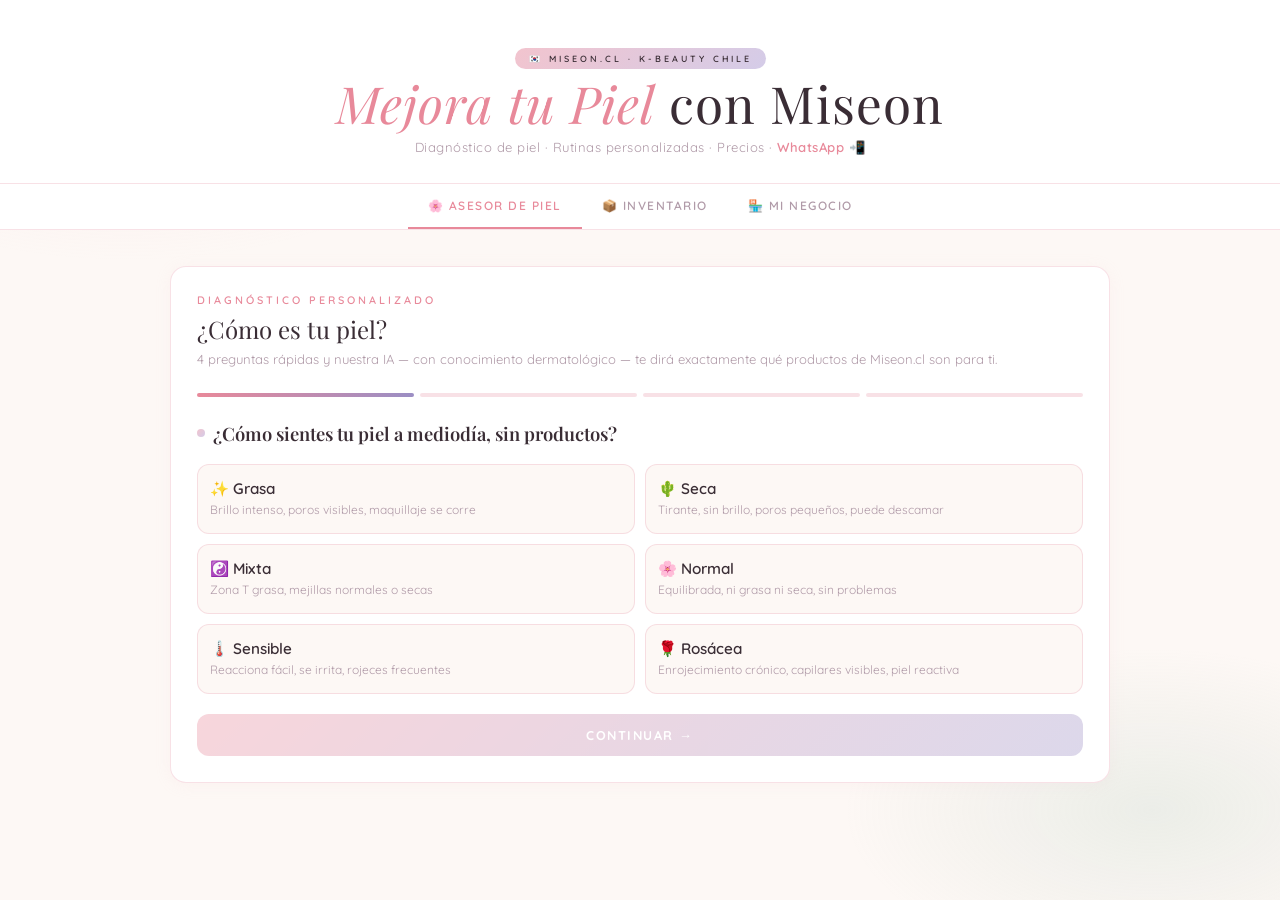
<file: index.html>
<!DOCTYPE html>
<html lang="es">
<head>
<meta charset="UTF-8">
<meta name="viewport" content="width=device-width, initial-scale=1.0">
<title>Miseon.cl — K-Beauty Chile</title>
<link href="https://fonts.googleapis.com/css2?family=Playfair+Display:ital,wght@0,400;0,600;1,400&family=Quicksand:wght@300;400;500;600&display=swap" rel="stylesheet">
<style>
:root {
  --bg: #fdf8f5;
  --bg2: #fef4f4;
  --white: #ffffff;
  --blush: #f2c4ce;
  --blush2: #fad9df;
  --blush-deep: #e8899a;
  --sage: #a8c5b5;
  --sage-deep: #6fa68a;
  --peach: #f7d4b5;
  --peach-deep: #e8a87c;
  --lavender: #d4cce8;
  --lav-deep: #9b8ec4;
  --text: #3a2d35;
  --mid: #7a6470;
  --soft: #b09aa8;
  --border: rgba(242,196,206,0.5);
  --border2: rgba(168,197,181,0.4);
  --gold: #d4a0a8;
}
*{box-sizing:border-box;margin:0;padding:0;}
html{scroll-behavior:smooth;}
body{
  background:var(--bg);
  color:var(--text);
  font-family:'Quicksand',sans-serif;
  font-weight:400;
  min-height:100vh;
}

/* ── DECORATIVE BG ── */
body::before{
  content:'';
  position:fixed;inset:0;
  background:
    radial-gradient(ellipse 50% 40% at 10% 5%, rgba(242,196,206,0.25) 0%, transparent 60%),
    radial-gradient(ellipse 40% 30% at 90% 90%, rgba(168,197,181,0.2) 0%, transparent 60%),
    radial-gradient(ellipse 30% 25% at 80% 10%, rgba(212,204,232,0.2) 0%, transparent 60%);
  pointer-events:none;z-index:0;
}

/* ── HEADER ── */
header{
  text-align:center;
  padding:48px 24px 28px;
  background:var(--white);
  border-bottom:1px solid var(--border);
  position:relative;z-index:1;
}
.logo-top{
  display:flex;align-items:center;justify-content:center;gap:8px;
  margin-bottom:6px;
}
.logo-pill{
  background:linear-gradient(135deg,var(--blush),var(--lavender));
  color:var(--text);
  font-size:9px;letter-spacing:3px;text-transform:uppercase;
  padding:5px 14px;border-radius:20px;font-weight:600;
}
h1{
  font-family:'Playfair Display',serif;
  font-size:clamp(2rem,5vw,3.2rem);
  font-weight:400;color:var(--text);
  letter-spacing:1px;line-height:1.1;
}
h1 span{color:var(--blush-deep);font-style:italic;}
.header-sub{
  font-size:0.82rem;color:var(--soft);
  margin-top:8px;letter-spacing:0.5px;
}
.header-sub a{color:var(--blush-deep);text-decoration:none;font-weight:600;}
/* cherry blossom deco */
.petals{
  position:absolute;top:0;left:0;right:0;bottom:0;
  pointer-events:none;overflow:hidden;
}
.petal{
  position:absolute;font-size:1.1rem;opacity:0.18;
  animation:fall linear infinite;
}
@keyframes fall{from{transform:translateY(-20px) rotate(0deg);}to{transform:translateY(120px) rotate(360deg);opacity:0;}}

/* ── TABS ── */
.tabs{
  display:flex;justify-content:center;
  background:var(--white);border-bottom:1px solid var(--border);
  padding:0 16px;position:sticky;top:0;z-index:50;
  overflow-x:auto;
}
.tab{
  padding:14px 20px;font-size:0.75rem;letter-spacing:1.5px;
  text-transform:uppercase;color:var(--soft);cursor:pointer;
  border-bottom:2px solid transparent;transition:all 0.2s;
  white-space:nowrap;font-weight:600;
}
.tab.active{color:var(--blush-deep);border-bottom-color:var(--blush-deep);}
.tab:hover{color:var(--text);}

/* ── SECTIONS ── */
.section{display:none;padding:36px 20px 80px;max-width:980px;margin:0 auto;position:relative;z-index:1;}
.section.active{display:block;animation:fadeUp 0.45s ease both;}
@keyframes fadeUp{from{opacity:0;transform:translateY(14px);}to{opacity:1;transform:none;}}

/* ── CARDS ── */
.card{
  background:var(--white);
  border:1px solid var(--border);
  border-radius:16px;padding:26px;
  margin-bottom:18px;
  box-shadow:0 2px 16px rgba(242,196,206,0.12);
}
.card-title{
  font-family:'Playfair Display',serif;
  font-size:1.15rem;font-weight:600;color:var(--text);
  margin-bottom:18px;display:flex;align-items:center;gap:8px;
}
.card-title .bubble{
  width:8px;height:8px;border-radius:50%;
  background:linear-gradient(135deg,var(--blush),var(--lavender));
  flex-shrink:0;
}

/* ── EYEBROW / HEADINGS ── */
.eyebrow{
  font-size:0.68rem;letter-spacing:3px;text-transform:uppercase;
  color:var(--blush-deep);margin-bottom:6px;font-weight:600;
}
.section-h{
  font-family:'Playfair Display',serif;
  font-size:1.5rem;font-weight:400;color:var(--text);
  margin-bottom:4px;
}
.section-sub{font-size:0.82rem;color:var(--soft);margin-bottom:22px;line-height:1.65;}

/* ── FORM ── */
label{
  display:block;font-size:0.7rem;letter-spacing:1.5px;text-transform:uppercase;
  color:var(--soft);margin-bottom:5px;margin-top:14px;font-weight:600;
}
label:first-of-type{margin-top:0;}
input[type=number],select{
  width:100%;background:var(--bg);border:1.5px solid var(--border);
  border-radius:10px;color:var(--text);font-size:0.92rem;
  font-family:'Quicksand',sans-serif;padding:10px 14px;transition:border 0.2s;
}
input[type=number]:focus,select:focus{outline:none;border-color:var(--blush-deep);background:var(--white);}
input[type=range]{width:100%;accent-color:var(--blush-deep);margin-top:4px;}

/* ── GRID ── */
.grid2{display:grid;grid-template-columns:1fr 1fr;gap:18px;}
.grid3{display:grid;grid-template-columns:repeat(3,1fr);gap:12px;}
@media(max-width:620px){.grid2,.grid3{grid-template-columns:1fr;}}

/* ── RESULT BOXES ── */
.result-box{
  background:var(--bg);border:1.5px solid var(--border);
  border-radius:12px;padding:16px;text-align:center;
}
.result-box .rl{font-size:0.63rem;letter-spacing:2px;text-transform:uppercase;color:var(--soft);margin-bottom:8px;font-weight:600;}
.result-box .rv{font-family:'Playfair Display',serif;font-size:1.5rem;color:var(--text);}
.result-box.box-blush{background:linear-gradient(135deg,#fff0f2,#fce4e8);border-color:var(--blush);}
.result-box.box-blush .rv{color:var(--blush-deep);}
.result-box.box-sage .rv{color:var(--sage-deep);}
.result-box.box-lav .rv{color:var(--lav-deep);}

/* ── SHIP TOGGLE ── */
.ship-toggle{display:flex;gap:8px;margin-top:6px;}
.ship-btn{
  flex:1;padding:9px 8px;border-radius:10px;
  border:1.5px solid var(--border);background:var(--bg);
  color:var(--soft);cursor:pointer;font-size:0.78rem;
  font-family:'Quicksand',sans-serif;font-weight:600;
  transition:all 0.2s;text-align:center;
}
.ship-btn.active{
  background:linear-gradient(135deg,var(--blush2),var(--lavender));
  color:var(--text);border-color:var(--blush);
}

/* ── BREAKDOWN BAR ── */
.bbar{display:flex;height:7px;border-radius:10px;overflow:hidden;margin-top:16px;gap:2px;}
.bseg{height:100%;border-radius:4px;transition:width 0.4s;}
.blegend{display:flex;gap:14px;flex-wrap:wrap;margin-top:8px;font-size:0.7rem;color:var(--soft);}
.ldot{width:8px;height:8px;border-radius:50%;display:inline-block;margin-right:5px;vertical-align:middle;}

/* ── RECOM ── */
.recom{
  margin-top:16px;padding:14px 16px;
  background:linear-gradient(135deg,#fff8f9,#f8f4ff);
  border-left:3px solid var(--blush-deep);
  border-radius:0 10px 10px 0;
  font-size:0.85rem;line-height:1.7;color:var(--mid);
}

/* ── QUIZ ── */
.qprogress{display:flex;gap:6px;margin-bottom:24px;}
.qpdot{height:4px;border-radius:10px;flex:1;background:var(--border);transition:background 0.3s;}
.qpdot.done{background:linear-gradient(90deg,var(--blush-deep),var(--lav-deep));}

.skin-options{display:grid;grid-template-columns:repeat(2,1fr);gap:10px;margin-top:12px;}
@media(max-width:400px){.skin-options{grid-template-columns:1fr;}}
.skin-opt{
  border:1.5px solid var(--border);border-radius:12px;
  padding:14px 12px;cursor:pointer;transition:all 0.2s;background:var(--bg);
}
.skin-opt:hover{border-color:var(--blush-deep);background:var(--bg2);}
.skin-opt.selected{
  border-color:var(--blush-deep);
  background:linear-gradient(135deg,#fff0f3,#f8f4ff);
  box-shadow:0 2px 10px rgba(232,137,154,0.15);
}
.opt-title{font-size:0.95rem;font-weight:600;color:var(--text);margin-bottom:3px;}
.opt-desc{font-size:0.75rem;color:var(--soft);line-height:1.5;}

.btn-primary{
  display:block;width:100%;margin-top:20px;
  padding:13px 24px;
  background:linear-gradient(135deg,var(--blush-deep),var(--lav-deep));
  color:white;font-family:'Quicksand',sans-serif;
  font-size:0.8rem;letter-spacing:1.5px;text-transform:uppercase;
  border:none;border-radius:12px;cursor:pointer;font-weight:700;
  transition:opacity 0.2s;box-shadow:0 4px 16px rgba(232,137,154,0.3);
}
.btn-primary:hover{opacity:0.9;}
.btn-primary:disabled{opacity:0.35;cursor:not-allowed;box-shadow:none;}
.btn-ghost{
  display:block;width:100%;margin-top:10px;
  padding:11px 24px;background:transparent;
  color:var(--soft);font-family:'Quicksand',sans-serif;
  font-size:0.78rem;letter-spacing:1.5px;text-transform:uppercase;
  border:1.5px solid var(--border);border-radius:12px;cursor:pointer;font-weight:600;
  transition:all 0.2s;
}
.btn-ghost:hover{border-color:var(--blush);color:var(--text);}

/* ── AI LOADING ── */
.ai-loading{
  text-align:center;padding:50px 20px;
  font-family:'Playfair Display',serif;font-style:italic;
  font-size:1.1rem;color:var(--soft);
}
.spinner{
  width:40px;height:40px;border-radius:50%;
  border:3px solid var(--border);border-top-color:var(--blush-deep);
  animation:spin 0.9s linear infinite;margin:0 auto 16px;
}
@keyframes spin{to{transform:rotate(360deg);}}

/* ── SKIN PROFILE ── */
.skin-profile{
  display:flex;align-items:center;gap:16px;
  padding:20px 22px;
  background:linear-gradient(135deg,#fff0f3,#f4f0ff,#f0faf5);
  border:1.5px solid var(--blush);border-radius:16px;margin-bottom:18px;
}
.skin-emoji-wrap{
  width:58px;height:58px;border-radius:50%;flex-shrink:0;
  background:linear-gradient(135deg,var(--blush2),var(--lavender));
  display:flex;align-items:center;justify-content:center;font-size:1.6rem;
}
.skin-profile h2{font-family:'Playfair Display',serif;font-size:1.3rem;font-weight:600;color:var(--text);}
.skin-profile p{font-size:0.8rem;color:var(--mid);margin-top:3px;line-height:1.55;}

/* ── PRODUCT CARDS ── */
.prod-grid{
  display:grid;
  grid-template-columns:repeat(auto-fill,minmax(240px,1fr));
  gap:13px;margin-top:6px;
}
.prod-card{
  background:var(--white);border:1.5px solid var(--border);
  border-radius:14px;padding:16px;transition:all 0.2s;
}
.prod-card:hover{border-color:var(--blush-deep);transform:translateY(-2px);box-shadow:0 6px 20px rgba(242,196,206,0.2);}
.prod-badge{
  display:inline-block;font-size:0.62rem;letter-spacing:1.5px;text-transform:uppercase;
  padding:3px 10px;border-radius:20px;margin-bottom:9px;font-weight:600;
}
.b-clean{background:#fce8ed;color:#c46070;}
.b-toner{background:#e8f0fc;color:#4a70c4;}
.b-serum{background:#fce8f8;color:#b450a8;}
.b-cream{background:#fef0e0;color:#c47830;}
.b-sun{background:#fefce0;color:#9a9010;}
.b-eye{background:#f0e8fc;color:#7850c4;}
.b-mask{background:#e8fce8;color:#30a430;}

.prod-name{font-size:0.88rem;font-weight:600;color:var(--text);margin-bottom:5px;line-height:1.35;}
.prod-why{
  font-size:0.75rem;color:var(--sage-deep);
  background:#f0faf5;border-radius:8px;padding:8px 10px;
  line-height:1.55;margin-bottom:10px;border-left:2px solid var(--sage);
}
.prod-footer{
  display:flex;align-items:center;justify-content:space-between;
  border-top:1px solid var(--border);padding-top:9px;
}
.prod-price{font-family:'Playfair Display',serif;font-size:1.15rem;color:var(--blush-deep);}
.priority-label{font-size:0.62rem;letter-spacing:1px;text-transform:uppercase;font-weight:600;}
.p-esencial{color:var(--blush-deep);}
.p-recomendado{color:var(--lav-deep);}
.p-complementario{color:var(--sage-deep);}

/* ── ROUTINE ── */
.routine-step{display:flex;gap:12px;padding:12px 0;border-bottom:1px solid var(--border);}
.routine-step:last-child{border-bottom:none;}
.step-circle{
  width:28px;height:28px;border-radius:50%;flex-shrink:0;
  background:linear-gradient(135deg,var(--blush2),var(--lavender));
  display:flex;align-items:center;justify-content:center;
  font-size:0.72rem;font-weight:700;color:var(--text);margin-top:1px;
}
.step-type{font-size:0.63rem;letter-spacing:2px;text-transform:uppercase;color:var(--blush-deep);margin-bottom:2px;font-weight:600;}
.step-prod{font-size:0.88rem;font-weight:600;color:var(--text);}
.step-tip{font-size:0.75rem;color:var(--soft);margin-top:3px;line-height:1.5;}

/* ── DERM NOTE ── */
.derm-box{font-size:0.85rem;color:var(--mid);line-height:1.8;}
.warn-box{
  margin-top:12px;padding:10px 14px;
  background:#fff5f6;border-left:3px solid var(--blush-deep);
  border-radius:0 8px 8px 0;font-size:0.82rem;color:var(--blush-deep);
}

/* ── BUSINESS SECTION ── */
.biz-grid{display:grid;grid-template-columns:1fr 1fr;gap:16px;}
@media(max-width:600px){.biz-grid{grid-template-columns:1fr;}}
.biz-card{
  background:linear-gradient(135deg,#fff0f3,#f8f4ff);
  border:1.5px solid var(--blush);border-radius:14px;padding:20px;
}
.biz-card h3{
  font-family:'Playfair Display',serif;font-size:1rem;
  color:var(--text);margin-bottom:10px;
}
.copy-box{
  background:var(--white);border:1px solid var(--border);
  border-radius:10px;padding:12px;font-size:0.78rem;
  color:var(--mid);line-height:1.7;white-space:pre-wrap;
  font-family:'Quicksand',sans-serif;margin-bottom:10px;
  max-height:160px;overflow-y:auto;
}
.btn-copy{
  display:block;width:100%;padding:9px;
  background:linear-gradient(135deg,var(--blush-deep),var(--lav-deep));
  color:white;border:none;border-radius:10px;cursor:pointer;
  font-family:'Quicksand',sans-serif;font-size:0.75rem;
  letter-spacing:1px;text-transform:uppercase;font-weight:700;
  transition:opacity 0.2s;
}
.btn-copy:hover{opacity:0.88;}
.btn-copy.copied{background:linear-gradient(135deg,var(--sage-deep),var(--sage));}

.info-pill{
  display:inline-flex;align-items:center;gap:6px;
  background:var(--white);border:1px solid var(--border);
  border-radius:20px;padding:6px 14px;font-size:0.78rem;
  color:var(--mid);margin:4px;font-weight:500;
}
.info-pill .dot-pill{
  width:7px;height:7px;border-radius:50%;
  background:linear-gradient(135deg,var(--blush-deep),var(--lav-deep));
}

/* ── INVENTORY TAB ── */
.inv-section{margin-bottom:8px;}
.inv-header{
  display:flex;align-items:center;gap:10px;
  font-size:0.85rem;font-weight:700;color:var(--text);
  padding:12px 0 8px;border-bottom:1px solid var(--border);
  margin-bottom:10px;text-transform:uppercase;letter-spacing:1px;
}

/* ── TABLE ── */
.table-wrap{overflow-x:auto;margin-top:8px;}
table{width:100%;border-collapse:collapse;font-size:0.8rem;}
th{color:var(--soft);font-size:0.63rem;letter-spacing:2px;text-transform:uppercase;
  padding:8px 10px;text-align:left;border-bottom:1px solid var(--border);font-weight:600;}
td{padding:10px;border-bottom:1px solid rgba(242,196,206,0.15);}
tr:hover td{background:var(--bg2);}
.btn-add-row{
  margin-top:10px;background:none;
  border:1.5px dashed var(--blush);color:var(--blush-deep);
  border-radius:10px;padding:9px 18px;cursor:pointer;
  font-family:'Quicksand',sans-serif;font-size:0.75rem;
  transition:all 0.2s;width:100%;letter-spacing:1px;font-weight:600;
}
.btn-add-row:hover{background:var(--bg2);}
.btn-del-row{background:none;border:none;color:var(--border);cursor:pointer;font-size:0.9rem;transition:color 0.2s;}
.btn-del-row:hover{color:var(--blush-deep);}

/* ── RATE BAR ── */
.rate-bar{
  display:flex;align-items:center;justify-content:center;gap:10px;
  background:var(--white);border:1.5px solid var(--border);
  border-radius:12px;padding:12px 20px;margin-bottom:22px;
  font-size:0.8rem;flex-wrap:wrap;
}
.rate-bar span{color:var(--soft);}
.rate-input{
  background:var(--bg);border:1.5px solid var(--blush);
  border-radius:8px;color:var(--blush-deep);font-size:0.95rem;
  font-weight:600;padding:4px 10px;width:86px;text-align:center;
  font-family:'Quicksand',sans-serif;
}
.rate-input:focus{outline:none;border-color:var(--blush-deep);}

.note{font-size:0.73rem;color:var(--soft);margin-top:10px;line-height:1.6;}
</style>
</head>
<body>

<!-- Petals deco -->
<div class="petals" aria-hidden="true">
  <div class="petal" style="left:5%;animation-duration:8s;animation-delay:0s">🌸</div>
  <div class="petal" style="left:20%;animation-duration:11s;animation-delay:2s">🌺</div>
  <div class="petal" style="left:45%;animation-duration:9s;animation-delay:4s">🌸</div>
  <div class="petal" style="left:70%;animation-duration:13s;animation-delay:1s">✿</div>
  <div class="petal" style="left:88%;animation-duration:10s;animation-delay:3s">🌸</div>
</div>

<header>
  <div class="logo-top">
    <div class="logo-pill">🇰🇷 Miseon.cl · K-Beauty Chile</div>
  </div>
  <h1><span>Mejora tu Piel</span> con Miseon</h1>
  <p class="header-sub">Diagnóstico de piel · Rutinas personalizadas · Precios · <a href="https://wa.me/56958916286" target="_blank">WhatsApp 📲</a></p>
</header>

<div class="tabs">
  <div class="tab active" onclick="showTab('advisor',this)">🌸 Asesor de Piel</div>
  <div class="tab" onclick="showTab('inventory',this)">📦 Inventario</div>
  <div class="tab" onclick="showTab('negocio',this)">🏪 Mi Negocio</div>
</div>

<!-- ═══ TAB: ADVISOR ═══ -->
<div class="section active" id="tab-advisor">

  <div id="quiz-wrap">
    <div class="card">
      <p class="eyebrow">Diagnóstico personalizado</p>
      <h2 class="section-h">¿Cómo es tu piel?</h2>
      <p class="section-sub">4 preguntas rápidas y nuestra IA — con conocimiento dermatológico — te dirá exactamente qué productos de Miseon.cl son para ti.</p>

      <div class="qprogress">
        <div class="qpdot done" id="qp0"></div>
        <div class="qpdot" id="qp1"></div>
        <div class="qpdot" id="qp2"></div>
        <div class="qpdot" id="qp3"></div>
      </div>

      <!-- Q1 -->
      <div class="quiz-step active" id="qs0">
        <div class="card-title"><span class="bubble"></span>¿Cómo sientes tu piel a mediodía, sin productos?</div>
        <div class="skin-options">
          <div class="skin-opt" onclick="pick(0,this,'Grasa — brillo en toda la cara, poros visibles')"><div class="opt-title">✨ Grasa</div><div class="opt-desc">Brillo intenso, poros visibles, maquillaje se corre</div></div>
          <div class="skin-opt" onclick="pick(0,this,'Seca — tirante, sin brillo, a veces descama')"><div class="opt-title">🌵 Seca</div><div class="opt-desc">Tirante, sin brillo, poros pequeños, puede descamar</div></div>
          <div class="skin-opt" onclick="pick(0,this,'Mixta — zona T grasa, mejillas normales o secas')"><div class="opt-title">☯️ Mixta</div><div class="opt-desc">Zona T grasa, mejillas normales o secas</div></div>
          <div class="skin-opt" onclick="pick(0,this,'Normal — equilibrada, sin problemas evidentes')"><div class="opt-title">🌸 Normal</div><div class="opt-desc">Equilibrada, ni grasa ni seca, sin problemas</div></div>
          <div class="skin-opt" onclick="pick(0,this,'Sensible — reacciona fácil, rojeces, arde con productos')"><div class="opt-title">🌡️ Sensible</div><div class="opt-desc">Reacciona fácil, se irrita, rojeces frecuentes</div></div>
          <div class="skin-opt" onclick="pick(0,this,'Rosácea — enrojecimiento persistente, venas visibles, ardor')"><div class="opt-title">🌹 Rosácea</div><div class="opt-desc">Enrojecimiento crónico, capilares visibles, piel reactiva</div></div>
        </div>
        <button class="btn-primary" id="qb0" onclick="goNext(1)" disabled>Continuar →</button>
      </div>

      <!-- Q2 -->
      <div class="quiz-step" id="qs1" style="display:none">
        <div class="card-title"><span class="bubble"></span>¿Tu principal preocupación?</div>
        <div class="skin-options" style="grid-template-columns:repeat(2,1fr)">
          <div class="skin-opt" onclick="pick(1,this,'Acné activo o granitos frecuentes')"><div class="opt-title">🔴 Acné</div><div class="opt-desc">Granitos, comedones, brotes frecuentes</div></div>
          <div class="skin-opt" onclick="pick(1,this,'Manchas e hiperpigmentación, marcas de acné')"><div class="opt-title">🟤 Manchas</div><div class="opt-desc">Tono desigual, marcas, hiperpigmentación</div></div>
          <div class="skin-opt" onclick="pick(1,this,'Poros dilatados y textura irregular')"><div class="opt-title">🕳️ Poros</div><div class="opt-desc">Textura rugosa, poros grandes, puntos negros</div></div>
          <div class="skin-opt" onclick="pick(1,this,'Piel sensible, rojeces o irritación frecuente')"><div class="opt-title">🌡️ Sensible</div><div class="opt-desc">Irritación fácil, rosácea, enrojece</div></div>
          <div class="skin-opt" onclick="pick(1,this,'Falta de hidratación, barrera cutánea débil')"><div class="opt-title">💧 Hidratación</div><div class="opt-desc">Piel apagada, líneas finas, barrera débil</div></div>
          <div class="skin-opt" onclick="pick(1,this,'Envejecimiento, arrugas o pérdida de firmeza')"><div class="opt-title">⏳ Antienvejecimiento</div><div class="opt-desc">Líneas, arrugas, firmeza</div></div>
        </div>
        <button class="btn-primary" id="qb1" onclick="goNext(2)" disabled>Continuar →</button>
        <button class="btn-ghost" onclick="goPrev(0)">← Volver</button>
      </div>

      <!-- Q3 -->
      <div class="quiz-step" id="qs2" style="display:none">
        <div class="card-title"><span class="bubble"></span>¿Cuál es tu nivel con el skincare?</div>
        <div class="skin-options">
          <div class="skin-opt" onclick="pick(2,this,'Principiante — solo limpiador y crema básica')"><div class="opt-title">🌱 Principiante</div><div class="opt-desc">Poco o ningún skincare actualmente</div></div>
          <div class="skin-opt" onclick="pick(2,this,'Intermedio — tónico, sérum y crema regularmente')"><div class="opt-title">🌿 Intermedio</div><div class="opt-desc">Rutina básica, algo de K-beauty</div></div>
          <div class="skin-opt" onclick="pick(2,this,'Avanzado — rutina K-beauty completa AM y PM')"><div class="opt-title">🌳 Avanzado</div><div class="opt-desc">Conozco bien el K-beauty, múltiples pasos</div></div>
        </div>
        <button class="btn-primary" id="qb2" onclick="goNext(3)" disabled>Continuar →</button>
        <button class="btn-ghost" onclick="goPrev(1)">← Volver</button>
      </div>

      <!-- Q4 -->
      <div class="quiz-step" id="qs3" style="display:none">
        <div class="card-title"><span class="bubble"></span>¿Cuánto tiempo tienes para tu rutina?</div>
        <div class="skin-options">
          <div class="skin-opt" onclick="pick(3,this,'Menos de 5 minutos — mínima y eficiente')"><div class="opt-title">⚡ Rápida (&lt;5 min)</div><div class="opt-desc">Máximo resultado, mínimos pasos</div></div>
          <div class="skin-opt" onclick="pick(3,this,'Entre 5 y 15 minutos — rutina moderada')"><div class="opt-title">🕐 Moderada (5–15 min)</div><div class="opt-desc">Tiempo para una rutina completa básica</div></div>
          <div class="skin-opt" onclick="pick(3,this,'Más de 15 minutos — me encanta el ritual')"><div class="opt-title">🛁 Completa (+15 min)</div><div class="opt-desc">Disfruto el proceso de skincare</div></div>
        </div>
        <button class="btn-primary" id="qb3" onclick="runAI()" disabled>✨ Analizar mi piel</button>
        <button class="btn-ghost" onclick="goPrev(2)">← Volver</button>
      </div>
    </div>
  </div>

  <!-- AI RESULT -->
  <div id="ai-result" style="display:none">
    <div id="ai-loading" class="card ai-loading">
      <div class="spinner"></div>
      Analizando tu perfil de piel…
    </div>
    <div id="ai-content" style="display:none">
      <div class="skin-profile" id="skin-profile"></div>
      <div class="card">
        <p class="eyebrow">Selección personalizada</p>
        <h2 class="section-h" style="font-size:1.2rem;margin-bottom:4px">Tus productos ideales</h2>
        <p class="section-sub" style="margin-bottom:14px">De nuestro catálogo Miseon.cl, ordenados por prioridad.</p>
        <div class="prod-grid" id="prod-grid"></div>
      </div>
      <div class="card">
        <p class="eyebrow">Ritual diario</p>
        <h2 class="section-h" style="font-size:1.2rem;margin-bottom:14px">Tu rutina paso a paso</h2>
        <div id="routine-steps"></div>
      </div>
      <div class="card">
        <div class="card-title"><span class="bubble"></span>Nota dermatológica</div>
        <div class="derm-box" id="derm-notes"></div>
      </div>
      <div style="background:linear-gradient(135deg,#fff0f3,#f4f0ff);border:1.5px solid var(--blush);border-radius:16px;padding:22px 24px;margin-bottom:16px;text-align:center">
        <div style="font-size:1.1rem;margin-bottom:6px">🌸 ¿Tienes más consultas o quieres armar un pack?</div>
        <p style="font-size:0.83rem;color:var(--mid);line-height:1.7;margin-bottom:14px">Habla directo con la dueña — te ayuda a elegir lo mejor para tu piel y si llevas varios productos <strong style="color:var(--blush-deep)">podrías obtener envío gratis a domicilio</strong>. Despachamos con <strong>Blue Express</strong> a todo Chile 🚚</p>
        <a href="https://wa.me/56958916286" target="_blank" style="display:inline-block;background:linear-gradient(135deg,#25d366,#1da851);color:white;text-decoration:none;padding:12px 28px;border-radius:12px;font-size:0.82rem;font-weight:700;letter-spacing:1px;text-transform:uppercase;box-shadow:0 4px 14px rgba(37,211,102,0.3)">💬 Escribir al WhatsApp</a>
        <p style="font-size:0.72rem;color:var(--soft);margin-top:10px">+56 9 5891 6286 · @miseon.cl</p>
      </div>
      <button class="btn-ghost" onclick="resetQuiz()">← Nuevo diagnóstico</button>
    </div>
  </div>
</div>

<!-- ═══ TAB: INVENTORY ═══ -->
<div class="section" id="tab-inventory">
  <p class="eyebrow">Catálogo Miseon.cl</p>
  <h2 class="section-h">Inventario Completo</h2>
  <p class="section-sub">Todos tus productos organizados por categoría.</p>
  <div id="inv-container"></div>
</div>

<!-- ═══ TAB: NEGOCIO ═══ -->
<div class="section" id="tab-negocio">
  <p class="eyebrow">Miseon.cl</p>
  <h2 class="section-h">Mi Negocio</h2>
  <p class="section-sub">Textos listos para copiar y pegar en tus publicaciones y estados.</p>

  <div class="card" style="margin-bottom:20px">
    <div class="card-title"><span class="bubble"></span>Información de contacto</div>
    <div style="display:flex;flex-wrap:wrap;gap:4px">
      <span class="info-pill"><span class="dot-pill"></span>@miseon.cl</span>
      <span class="info-pill"><span class="dot-pill"></span>+56 9 5891 6286</span>
      <span class="info-pill"><span class="dot-pill"></span>Intermodal L2/L4A</span>
      <span class="info-pill"><span class="dot-pill"></span>Tren Nos</span>
      <span class="info-pill"><span class="dot-pill"></span>Envío gratis +$80.000</span>
    </div>
  </div>

  <div class="biz-grid">
    <div class="biz-card">
      <h3>📌 Bio / descripción corta</h3>
      <div class="copy-box" id="txt1">🇰🇷 MISEON.CL | K-Beauty ✨ Lo mejor de Corea en Chile: Skin1004, Anua, Tocobo. 🚆 Entrega: Intermodal L2/L4A y Tren Nos. 🚚 Envío GRATIS sobre $80.000. 👇 Pedidos al WhatsApp: 📲 +56958916286</div>
      <button class="btn-copy" onclick="copyText('txt1',this)">📋 Copiar texto</button>
    </div>

    <div class="biz-card">
      <h3>📢 Mensaje para grupos</h3>
      <div class="copy-box" id="txt2">¡Hola! Si buscas cuidar tu piel con productos coreanos 100% originales, te recomiendo Miseon.cl 🇰🇷✨. Tienen las marcas más virales: Skin1004, Anua, Tocobo y más.

📍 Entregas presenciales: Intermodal La Cisterna y estaciones del Tren Nos (San Bernardo a Estación Central).
🎁 Promoción: ¡Envío a domicilio GRATIS por compras sobre $80.000!
📱 Pide el catálogo o tu asesoría al WhatsApp: +56 9 5891 6286
📸 Síguelos en IG: @miseon.cl</div>
      <button class="btn-copy" onclick="copyText('txt2',this)">📋 Copiar texto</button>
    </div>

    <div class="biz-card">
      <h3>💬 Estado de WhatsApp</h3>
      <div class="copy-box" id="txt3">¡Stock disponible en Miseon.cl! 🧴✨ ¿No sabes qué elegir para tu tipo de piel? Escríbeme y armamos tu rutina.

✅ Entregas: Intermodal y Tren Nos.
✅ Envíos a todo Chile.
🚚 Gratis a domicilio sobre $80.000.
✨ Consultas al: +56958916286</div>
      <button class="btn-copy" onclick="copyText('txt3',this)">📋 Copiar texto</button>
    </div>

    <div class="biz-card">
      <h3>👋 Respuesta automática Instagram</h3>
      <div class="copy-box" id="txt4">¡Hola! 🌸 Bienvenid@ a Miseon.cl, tu tienda de K-Beauty en Chile 🇰🇷

Tengo todo lo que necesitas para armar tu rutina coreana: Skin1004, Anua, Tocobo, Mixsoon y más ✨

Para ayudarte mejor, dime:
1️⃣ ¿Cuál es tu tipo de piel? (grasa, seca, mixta, sensible)
2️⃣ ¿Qué quieres mejorar? (acné, manchas, hidratación, etc.)

Así te armo la rutina perfecta 💕
📦 Entregas en Intermodal y Tren Nos · Envío gratis +$80.000</div>
      <button class="btn-copy" onclick="copyText('txt4',this)">📋 Copiar texto</button>
    </div>
  </div>

  <div class="card" style="margin-top:20px">
    <div class="card-title"><span class="bubble"></span>💡 Consejo — Enlace directo de WhatsApp</div>
    <p style="font-size:0.85rem;color:var(--mid);line-height:1.7">
      Pon este enlace en tu bio de Instagram para que al hacer clic se abra directamente el chat contigo sin que tengan que guardar el número:
    </p>
    <div style="margin-top:12px;background:var(--bg);border:1.5px solid var(--blush);border-radius:10px;padding:12px;font-size:0.9rem;color:var(--blush-deep);font-weight:600;text-align:center;letter-spacing:1px">
      https://wa.me/56958916286
    </div>
    <button class="btn-copy" style="margin-top:10px" onclick="navigator.clipboard.writeText('https://wa.me/56958916286');this.textContent='✅ Copiado!';setTimeout(()=>this.textContent='📋 Copiar enlace',2000)">📋 Copiar enlace</button>
  </div>
</div>

<script>
// ════════════════════════════════
// PRODUCTS CATALOG
// ════════════════════════════════
const PRODUCTS = [
  // LIMPIEZA
  {id:'c1',n:'Mixsoon Bean Cleansing Oil',cat:'clean',bl:'b-clean',bt:'Limpieza',p:20000,d:'Aceite de lujo con extractos fermentados de soja. Disuelve puntos negros, maquillaje y sebo mientras nutre.',sk:['grasa','mixta','normal'],co:['poros','manchas','hidratacion']},
  {id:'c2',n:'Anua Heartleaf Pore Control Cleansing Oil',cat:'clean',bl:'b-clean',bt:'Limpieza',p:24000,d:'Aceite limpiador con Heartleaf que controla el sebo y limpia poros profundamente sin irritar.',sk:['grasa','mixta'],co:['poros','acne']},
  {id:'c3',rosacea:true,n:'Tocobo Cleanser (Jabón)',cat:'clean',bl:'b-clean',bt:'Limpieza',p:26000,d:'Limpiador con ingredientes calmantes. Equilibra el pH y deja la piel suave y calmada.',sk:['normal','mixta','sensible'],co:['sensible','hidratacion']},
  {id:'c4',rosacea:true,n:'B:LAB Matcha Hydrating Foam',cat:'clean',bl:'b-clean',bt:'Limpieza',p:19000,d:'Limpiador hidratante con extracto de Té Verde. Limpia sin resecar ni dejar la piel tirante.',sk:['seca','normal','mixta'],co:['hidratacion','sensible']},
  {id:'c5',rosacea:true,n:'HaruHaru Wonder Black Rice Cleanser',cat:'clean',bl:'b-clean',bt:'Limpieza',p:19000,d:'Gel suave sin jabón con arroz negro fermentado. Ideal para piel sensible y mañanas.',sk:['seca','sensible','normal'],co:['hidratacion','sensible']},
  {id:'c6',n:'Skin1004 Poremizing Deep Cleansing Foam',cat:'clean',bl:'b-clean',bt:'Limpieza',p:19000,d:'Espuma de limpieza profunda para poros. Con Sal Rosa del Himalaya para purificar.',sk:['grasa','mixta'],co:['poros','acne']},
  {id:'c7',rosacea:true,n:'Skin1004 Madagascar Centella Ampoule Foam',cat:'clean',bl:'b-clean',bt:'Limpieza',p:19000,d:'Jabón calmante con Centella Asiática y pH equilibrado. Limpia y calma simultáneamente.',sk:['sensible','normal','mixta'],co:['acne','sensible']},
  {id:'c8',n:'Skin1004 Tea-Trica BHA Foam',cat:'clean',bl:'b-clean',bt:'Limpieza',p:20000,d:'Limpiador con BHA para control del acné. Desbloquea poros y calma la inflamación.',sk:['grasa','mixta'],co:['acne','poros']},
  // SOLAR
  {id:'s1',rosacea:true,n:'Mixsoon Centella Sun Cream',cat:'sun',bl:'b-sun',bt:'Solar',p:24000,d:'Protector con Centella calmante. Hidrata y protege sin dejar rastro blanco.',sk:['sensible','seca','normal'],co:['sensible','hidratacion']},
  {id:'s2',n:'Skin1004 Hyalu-Cica Water-Fit Sun Serum',cat:'sun',bl:'b-sun',bt:'Solar',p:21000,d:'Textura serum invisible e hidratante. No deja rastro blanco ni grasa.',sk:['grasa','mixta','normal'],co:['acne','sensible']},
  {id:'s3',rosacea:true,n:'Tocobo Cica Cooling Sun Stick (Verde)',cat:'sun',bl:'b-sun',bt:'Solar',p:21000,d:'Barra de protección con efecto refrescante y calmante. Ideal para piel reactiva.',sk:['sensible','mixta'],co:['sensible','acne']},
  {id:'s4',n:'Tocobo Cotton Soft Sun Stick (Celeste)',cat:'sun',bl:'b-sun',bt:'Solar',p:21000,d:'Acabado mate tipo algodón. Controla el brillo, ideal para pieles mixtas.',sk:['grasa','mixta'],co:['poros']},
  {id:'s5',n:'Skin1004 Probio-Cica Glow Sun Ampoule',cat:'sun',bl:'b-sun',bt:'Solar',p:22000,d:'Protección solar con efecto iluminador. Acabado "glass skin" y Centella reparadora.',sk:['seca','normal'],co:['manchas','envejecimiento','hidratacion']},
  {id:'s6',n:'Skin1004 Hyalu-Cica Silky-Fit Sun Stick',cat:'sun',bl:'b-sun',bt:'Solar',p:21000,d:'Barra de acabado sedoso y liviano. Perfecta para reaplicar durante el día.',sk:['normal','mixta','grasa'],co:['acne','poros']},
  // SERUMS
  {id:'se1',n:'Mixsoon Bean Essence (50ml)',cat:'serum',bl:'b-serum',bt:'Esencia',p:40000,d:'Esencia viral multifunción con soja fermentada. Exfolia, hidrata y controla poros.',sk:['grasa','mixta','normal'],co:['poros','manchas','hidratacion']},
  {id:'se2',n:'Celimax Retinal Serum',cat:'serum',bl:'b-serum',bt:'Sérum',p:24000,d:'Retinal de nueva generación más suave que el retinol. Renueva textura y tono.',sk:['normal','seca','mixta'],co:['envejecimiento','manchas']},
  {id:'se3',rosacea:true,n:'Purito Serum (Grande)',cat:'serum',bl:'b-serum',bt:'Sérum',p:28000,d:'Sérum calmante con Centella. Calma irritaciones y refuerza la barrera cutánea.',sk:['sensible','seca','normal'],co:['sensible','hidratacion']},
  {id:'se4',rosacea:true,n:'Purito Serum (Pequeño)',cat:'serum',bl:'b-serum',bt:'Sérum',p:10000,d:'Versión mini del sérum Purito. Ideal para probar o llevar de viaje.',sk:['sensible','seca','normal'],co:['sensible','hidratacion']},
  {id:'se5',n:'Skin1004 Brightening Capsule Ampoule',cat:'serum',bl:'b-serum',bt:'Sérum',p:25000,d:'Cápsulas iluminadoras para un rostro radiante y tono uniforme.',sk:['normal','mixta','grasa'],co:['manchas','envejecimiento']},
  {id:'se6',n:'Skin1004 Tea-Trica Relief Ampoule',cat:'serum',bl:'b-serum',bt:'Sérum',p:30000,d:'Tratamiento SOS para acné. Calma inflamaciones activas sin resecar.',sk:['grasa','mixta'],co:['acne']},
  {id:'se7',n:'Skin1004 Poremizing Fresh Ampoule',cat:'serum',bl:'b-serum',bt:'Sérum',p:30000,d:'Sal Rosa del Himalaya para minimizar poros y mejorar la elasticidad.',sk:['grasa','mixta'],co:['poros','acne']},
  {id:'se8',rosacea:true,n:'Skin1004 Probio-Cica Intensive Ampoule (50ml)',cat:'serum',bl:'b-serum',bt:'Sérum',p:28000,d:'Reparación profunda con Centella fermentada y probióticos. Para barreras dañadas.',sk:['seca','sensible'],co:['hidratacion','sensible','envejecimiento']},
  {id:'se9',n:'Skin1004 Niacinamide 10% Shot (Microagujas)',cat:'serum',bl:'b-serum',bt:'Sérum',p:28000,d:'Alta concentración de Niacinamida para iluminar y reducir manchas con microagujas botánicas.',sk:['grasa','mixta','normal'],co:['manchas','poros']},
  {id:'se10',n:'Skin1004 0.2 Retinol Shot Ampoule',cat:'serum',bl:'b-serum',bt:'Sérum',p:32000,d:'Renovador nocturno potente con retinol al 0.2%. Reduce líneas y mejora textura.',sk:['normal','mixta'],co:['envejecimiento','manchas']},
  {id:'se11',n:'Skin1004 Matrixyl 10 Boosting Shot (Microagujas)',cat:'serum',bl:'b-serum',bt:'Sérum',p:26000,d:'Micro-agujas botánicas con Matrixyl que estimulan el colágeno. Efecto lifting visible.',sk:['normal','seca','mixta'],co:['envejecimiento']},
  // CREMAS
  {id:'cr1',n:'Dr. Althea 345 Relief Cream',cat:'cream',bl:'b-cream',bt:'Crema',p:34000,d:'Ungüento regenerador para acné y post-tratamiento. Reduce marcas y rojeces rápidamente.',sk:['sensible','seca'],co:['acne','sensible','manchas']},
  {id:'cr2',rosacea:true,n:'Barr Centella Calming Barrier Cream',cat:'cream',bl:'b-cream',bt:'Crema',p:30000,d:'Especial para rosácea y piel extremadamente sensible. Alivia el ardor e inflamación crónica.',sk:['sensible'],co:['sensible']},
  {id:'cr3',rosacea:true,n:'Centellian 24 Madeca Cream',cat:'cream',bl:'b-cream',bt:'Crema',p:30000,d:'Reparación total coreana. Estimula colágeno y sana marcas o cicatrices de acné.',sk:['seca','sensible','normal'],co:['acne','manchas','sensible','envejecimiento']},
  {id:'cr4',n:'Axis-Y Dark Spot Correcting Glow Cream',cat:'cream',bl:'b-cream',bt:'Crema',p:30000,d:'Favorita para manchas y marcas de acné. Aporta brillo saludable.',sk:['normal','mixta','seca'],co:['manchas','envejecimiento']},
  {id:'cr5',rosacea:true,n:'Axis-Y Panthenol 10 Smoothing Cream',cat:'cream',bl:'b-cream',bt:'Crema',p:24000,d:'Barrera protectora con 10% Pantenol. Suaviza la piel áspera y fortalece la defensa.',sk:['seca','sensible','normal'],co:['hidratacion','sensible']},
  {id:'cr6',n:'HaruHaru Black Rice Hyaluronic Cream',cat:'cream',bl:'b-cream',bt:'Crema',p:26000,d:'Bomba de hidratación con arroz negro fermentado y hialurónico. Previene envejecimiento.',sk:['seca','normal'],co:['hidratacion','envejecimiento']},
  {id:'cr7',n:'Skin1004 Poremizing Fresh Light Cream',cat:'cream',bl:'b-cream',bt:'Crema',p:26000,d:'Hidratación ligera que controla el brillo y ayuda a cerrar poros. Acabado mate fresco.',sk:['grasa','mixta'],co:['poros','acne']},
  {id:'cr8',rosacea:true,n:'Dr. Jart+ Cicapair Color Correcting',cat:'cream',bl:'b-cream',bt:'Crema',p:50000,d:'Neutraliza rojeces cambiando de verde a beige. Protege, repara y unifica el tono.',sk:['sensible'],co:['sensible','manchas']},
  {id:'cr9',n:'Medicube TXA Niacinamide 5% Capsule Cream',cat:'cream',bl:'b-cream',bt:'Crema',p:36000,d:'Cápsulas de alta tecnología para manchas persistentes e hiperpigmentación.',sk:['normal','mixta','grasa'],co:['manchas']},
  {id:'cr10',n:'Skin1004 Centella Soothing Gel (Grande)',cat:'cream',bl:'b-cream',bt:'Crema',p:24000,d:'Gel refrescante con ceramidas y Centella. Calma y sella la humedad sin grasa.',sk:['grasa','mixta','normal'],co:['acne','sensible','hidratacion']},
  {id:'cr11',n:'Skin1004 Centella Soothing Gel (Pequeño)',cat:'cream',bl:'b-cream',bt:'Crema',p:13000,d:'Versión mini del gel Centella. Ideal para llevar o probar.',sk:['grasa','mixta','normal'],co:['acne','sensible','hidratacion']},
  {id:'cr12',rosacea:true,n:'Skin1004 Probio-Cica Enrich Cream',cat:'cream',bl:'b-cream',bt:'Crema',p:28000,d:'Crema rica reparadora con Centella fermentada. Reconstruye la barrera cutánea.',sk:['seca','sensible'],co:['hidratacion','sensible','envejecimiento']},
  // TÓNICOS
  {id:'t1',n:'Skin1004 Poremizing Clear Toner (Grande)',cat:'toner',bl:'b-toner',bt:'Tónico',p:26000,d:'Tónico exfoliante con Sal Rosa y AHA/BHA. Limpia poros y refina la textura.',sk:['grasa','mixta'],co:['poros','acne','manchas']},
  {id:'t2',n:'Anua Rice 70 Glow Milk Toner (Pequeño)',cat:'toner',bl:'b-toner',bt:'Tónico',p:12000,d:'Tónico lechoso con 70% extracto de arroz. Brillo radiante y nutrición al instante.',sk:['seca','normal'],co:['manchas','hidratacion','envejecimiento']},
  {id:'t3',n:'Isntree Green Tea Fresh Toner',cat:'toner',bl:'b-toner',bt:'Tónico',p:20000,d:'Con 80% de Té Verde de Jeju. Controla el sebo y refresca pieles grasas.',sk:['grasa','mixta'],co:['poros','acne']},
  {id:'t4',rosacea:true,n:'Dr. Althea 345 Relief Toner',cat:'toner',bl:'b-toner',bt:'Tónico',p:28000,d:'Para piel sensible y acné. Alivia la irritación y prepara la barrera.',sk:['sensible','seca'],co:['acne','sensible','hidratacion']},
  {id:'t5',n:'Round Lab 1025 Dokdo Toner',cat:'toner',bl:'b-toner',bt:'Tónico',p:15000,d:'El #1 de Corea. Agua de mar profundo y pantenol para hidratación equilibrada.',sk:['normal','mixta','grasa','seca'],co:['hidratacion','poros']},
  {id:'t6',rosacea:true,n:'Skin1004 Hyalu-Cica Cloudy Mist',cat:'toner',bl:'b-toner',bt:'Bruma',p:24000,d:'Bruma ultra fina hidratante y calmante. Ideal sobre el maquillaje o durante el día.',sk:['seca','sensible','normal'],co:['hidratacion','sensible']},
  // OJOS & MASCARILLAS
  {id:'e1',n:'Mary & May Eye Cream',cat:'eye',bl:'b-eye',bt:'Contorno',p:13000,d:'Ilumina ojeras con Ácido Tranexámico y Glutatión. Reduce la pigmentación.',sk:['normal','mixta','grasa','seca','sensible'],co:['manchas','envejecimiento']},
  {id:'e2',n:'Beauty of Joseon Revive Eye Serum',cat:'eye',bl:'b-eye',bt:'Contorno',p:21000,d:'Con Ginseng y Retinal. Combate arrugas y devuelve elasticidad al contorno de ojos.',sk:['normal','seca','mixta'],co:['envejecimiento']},
  {id:'e3',n:'Beauty of Joseon Eye Serum (Pequeño)',cat:'eye',bl:'b-eye',bt:'Contorno',p:6000,d:'Versión mini del sérum de ojos Beauty of Joseon. Para probar o regalar.',sk:['normal','seca','mixta'],co:['envejecimiento']},
  {id:'e4',n:'Beauty of Joseon Red Bean Pore Mask',cat:'mask',bl:'b-mask',bt:'Mascarilla',p:25000,d:'Exfoliante de porotos rojos. Absorbe impurezas y deja una frescura total.',sk:['grasa','mixta','normal'],co:['poros','acne']},
  {id:'e5',rosacea:true,n:'Skin1004 Probio-Cica Bakuchiol Eye Cream',cat:'eye',bl:'b-eye',bt:'Contorno',p:21000,d:'Alternativa natural al retinol. Reafirma e hidrata el contorno sin irritar.',sk:['sensible','seca'],co:['envejecimiento','sensible']},
];

const SKIN_MAP={
  'Grasa — brillo en toda la cara, poros visibles':'grasa',
  'Seca — tirante, sin brillo, a veces descama':'seca',
  'Mixta — zona T grasa, mejillas normales o secas':'mixta',
  'Normal — equilibrada, sin problemas evidentes':'normal',
  'Sensible — reacciona fácil, rojeces, arde con productos':'sensible',
  'Rosácea — enrojecimiento persistente, venas visibles, ardor':'rosacea'
};
const CONC_MAP={
  'Acné activo o granitos frecuentes':'acne',
  'Manchas e hiperpigmentación, marcas de acné':'manchas',
  'Poros dilatados y textura irregular':'poros',
  'Piel sensible, rojeces o irritación frecuente':'sensible',
  'Falta de hidratación, barrera cutánea débil':'hidratacion',
  'Envejecimiento, arrugas o pérdida de firmeza':'envejecimiento'
};

// ── Quiz ──
let ans=[null,null,null,null];
function pick(i,el,v){
  el.closest('.skin-options').querySelectorAll('.skin-opt').forEach(o=>o.classList.remove('selected'));
  el.classList.add('selected');
  ans[i]=v;
  document.getElementById('qb'+i).disabled=false;
}
function goNext(n){
  document.getElementById('qs'+(n-1)).style.display='none';
  document.getElementById('qs'+n).style.display='block';
  document.getElementById('qp'+n).classList.add('done');
}
function goPrev(n){
  document.getElementById('qs'+(n+1)).style.display='none';
  document.getElementById('qs'+n).style.display='block';
}
function resetQuiz(){
  ans=[null,null,null,null];
  document.querySelectorAll('.quiz-step').forEach((s,i)=>{s.style.display=i===0?'block':'none';});
  document.querySelectorAll('.qpdot').forEach((d,i)=>{d.classList.toggle('done',i===0);});
  document.querySelectorAll('.skin-opt').forEach(o=>o.classList.remove('selected'));
  [0,1,2,3].forEach(i=>{const b=document.getElementById('qb'+i);if(b)b.disabled=true;});
  document.getElementById('quiz-wrap').style.display='block';
  document.getElementById('ai-result').style.display='none';
  document.getElementById('ai-content').style.display='none';
}

// ════════════════════════════════
// SMART FALLBACK — picks best product per category
// ════════════════════════════════
function getBestPerCategory(skinKey, concKey, isRosacea) {
  const cats = ['clean','toner','serum','cream','sun'];
  const result = [];

  cats.forEach(cat => {
    // Filter by category
    let pool = PRODUCTS.filter(p => p.cat === cat);

    // For rosacea: only rosacea-safe products
    if (isRosacea) {
      const rPool = pool.filter(p => p.rosacea === true);
      if (rPool.length) pool = rPool;
    }

    // Score each product
    const scored = pool.map(p => {
      let score = 0;
      // Exact skin match
      if (p.sk.includes(skinKey)) score += 3;
      // Broader matches (sensible/rosacea share concerns)
      if (skinKey === 'rosacea' && p.sk.includes('sensible')) score += 2;
      if (skinKey === 'sensible' && p.sk.includes('normal')) score += 1;
      // Concern match
      if (concKey && p.co.includes(concKey)) score += 2;
      // rosacea marker bonus
      if (isRosacea && p.rosacea) score += 1;
      return {p, score};
    });

    // Sort by score desc, pick best
    scored.sort((a,b)=>b.score-a.score);
    if (scored.length > 0) {
      const best = scored[0].p;
      result.push(best);
    }
  });

  return result;
}

// ════════════════════════════════
// AI CALL — improved prompt
// ════════════════════════════════
async function runAI(){
  document.getElementById('quiz-wrap').style.display='none';
  document.getElementById('ai-result').style.display='block';
  document.getElementById('ai-loading').style.display='block';
  document.getElementById('ai-content').style.display='none';

  const skinKey = SKIN_MAP[ans[0]] || 'normal';
  const concKey = CONC_MAP[ans[1]] || 'hidratacion';
  const isRosacea = skinKey === 'rosacea';

  // Build the catalog list grouped by category for clarity
  const catLabels = {clean:'LIMPIEZA',sun:'SOLAR',serum:'SÉRUM/ESENCIA',cream:'CREMA/GEL',toner:'TÓNICO/BRUMA',eye:'OJOS',mask:'MASCARILLA'};
  let prodList = '';
  Object.keys(catLabels).forEach(cat => {
    const ps = PRODUCTS.filter(p => p.cat === cat);
    prodList += `\n[${catLabels[cat]}]\n`;
    ps.forEach(p => {
      prodList += `- ${p.n} | $${p.p.toLocaleString('es-CL')} | pieles:${p.sk.join(',')} | concerns:${p.co.join(',')}${p.rosacea?' | APTO_ROSACEA':''}\n`;
    });
  });

  const levelText = ans[2] && ans[2].includes('Principiante') ? 'principiante' : ans[2] && ans[2].includes('Avanzado') ? 'avanzado' : 'intermedio';
  const timeText = ans[3] && ans[3].includes('5 minutos') ? 'menos de 5 minutos' : ans[3] && ans[3].includes('15 minutos') ? 'entre 5 y 15 minutos' : 'más de 15 minutos';

  const rosaceaNote = isRosacea
    ? `RESTRICCIONES CRÍTICAS para rosácea: SOLO recomendar productos marcados APTO_ROSACEA. Evitar absolutamente: alcohol, fragancia, retinol, AHA, BHA, activos irritantes. Priorizar Centella Asiática, Niacinamida suave, Pantenol, Bakuchiol.`
    : ``;

  const prompt = `Eres una dermatóloga especializada en K-beauty con 15 años de experiencia. Responde ÚNICAMENTE con JSON válido, sin markdown, sin texto extra antes o después.

PERFIL DE LA CLIENTA:
- Tipo de piel: ${ans[0]}
- Preocupación principal: ${ans[1]}
- Nivel de experiencia en skincare: ${levelText}
- Tiempo disponible para rutina: ${timeText}
${rosaceaNote}

CATÁLOGO COMPLETO MISEON.CL (usa EXACTAMENTE estos nombres):
${prodList}

REGLAS OBLIGATORIAS:
1. Debes incluir AL MENOS UN producto de CADA una de estas categorías: LIMPIEZA, TÓNICO, SÉRUM o ESENCIA, CREMA o GEL, SOLAR. Sin excepción.
2. Si el nivel es principiante o el tiempo es menos de 5 min: recomienda 5 productos (uno por categoría esencial).
3. Si el nivel es intermedio o tiempo entre 5-15 min: recomienda 6-7 productos.
4. Si el nivel es avanzado o tiempo más de 15 min: recomienda 7-8 productos (puedes agregar contorno de ojos y/o mascarilla).
5. La rutina debe tener pasos en orden correcto: limpieza → tónico → sérum → crema → solar (AM). PM: limpieza → tónico → sérum → crema.
6. Marca como "esencial" los productos de las 5 categorías base. Extra = "recomendado" o "complementario".
${isRosacea ? '7. SOLO recomendar productos marcados APTO_ROSACEA.' : ''}

JSON a responder (sin texto adicional):
{
  "skinEmoji": "emoji representativo del tipo de piel",
  "skinTypeName": "nombre del tipo de piel en español",
  "skinSummary": "2 oraciones sobre qué significa este tipo de piel para el cuidado diario",
  "recommendations": [
    {
      "productName": "nombre exacto del catálogo",
      "priority": "esencial",
      "why": "1-2 oraciones explicando por qué es ideal para ESTE perfil específico"
    }
  ],
  "routine": [
    {
      "step": 1,
      "time": "AM",
      "type": "Limpieza",
      "product": "nombre exacto del catálogo",
      "tip": "consejo breve de aplicación"
    }
  ],
  "dermNote": "3-4 oraciones con consejos dermatológicos específicos para este tipo de piel, ingredientes a buscar y hábitos clave",
  "warnings": "ingredientes o hábitos específicos a evitar para este perfil"
}`;

  try {
    const res = await fetch("https://api.anthropic.com/v1/messages", {
      method: "POST",
      headers: {"Content-Type": "application/json"},
      body: JSON.stringify({
        model: "claude-sonnet-4-20250514",
        max_tokens: 1500,
        messages: [{role: "user", content: prompt}]
      })
    });
    const data = await res.json();
    const txt = data.content.map(i => i.text || '').join('');
    const clean = txt.replace(/```json|```/g, '').trim();
    const parsed = JSON.parse(clean);

    // Validate: ensure all 5 base categories are present, patch if missing
    const neededCats = ['clean','toner','serum','cream','sun'];
    const foundCats = new Set();
    parsed.recommendations.forEach(rec => {
      const prod = PRODUCTS.find(p => p.n === rec.productName);
      if (prod) foundCats.add(prod.cat);
    });

    // Add missing categories via smart fallback
    neededCats.forEach(cat => {
      if (!foundCats.has(cat)) {
        const fallbacks = getBestPerCategory(skinKey, concKey, isRosacea);
        const missing = fallbacks.find(p => p.cat === cat);
        if (missing) {
          parsed.recommendations.push({
            productName: missing.n,
            priority: 'esencial',
            why: `Complementa tu rutina como paso de ${missing.bt.toLowerCase()}, esencial para tu tipo de piel.`
          });
        }
      }
    });

    renderResult(parsed);
  } catch(e) {
    console.error('AI error:', e);
    renderFallback(skinKey, concKey, isRosacea);
  }
}

// ════════════════════════════════
// RENDER
// ════════════════════════════════
function renderResult(r){
  document.getElementById('ai-loading').style.display='none';
  document.getElementById('ai-content').style.display='block';

  document.getElementById('skin-profile').innerHTML=`
    <div class="skin-emoji-wrap">${r.skinEmoji}</div>
    <div><h2>${r.skinTypeName}</h2><p>${r.skinSummary}</p></div>`;

  const grid = document.getElementById('prod-grid');
  grid.innerHTML = '';
  r.recommendations.forEach(rec => {
    const prod = PRODUCTS.find(p => p.n === rec.productName);
    if (!prod) return;
    const pc = rec.priority==='esencial'?'p-esencial':rec.priority==='recomendado'?'p-recomendado':'p-complementario';
    const pl = rec.priority==='esencial'?'★ Esencial':rec.priority==='recomendado'?'◎ Recomendado':'○ Complementario';
    grid.innerHTML += `
      <div class="prod-card">
        <span class="prod-badge ${prod.bl}">${prod.bt}</span>
        <div class="prod-name">${prod.n}</div>
        <div class="prod-why">💡 ${rec.why}</div>
        <div class="prod-footer">
          <span class="prod-price">$${prod.p.toLocaleString('es-CL')}</span>
          <span class="priority-label ${pc}">${pl}</span>
        </div>
      </div>`;
  });

  const rs = document.getElementById('routine-steps');
  rs.innerHTML = '';
  r.routine.forEach(s => {
    rs.innerHTML += `
      <div class="routine-step">
        <div class="step-circle">${s.step}</div>
        <div>
          <div class="step-type">${s.time} · ${s.type}</div>
          <div class="step-prod">${s.product}</div>
          <div class="step-tip">${s.tip}</div>
        </div>
      </div>`;
  });

  document.getElementById('derm-notes').innerHTML =
    `<p>${r.dermNote}</p>${r.warnings ? `<div class="warn-box">⚠️ <strong>Evitar:</strong> ${r.warnings}</div>` : ''}`;
}

// ════════════════════════════════
// SMART FALLBACK RENDER
// ════════════════════════════════
function renderFallback(skinKey, concKey, isRosacea){
  const selected = getBestPerCategory(skinKey, concKey, isRosacea);

  const skinNames = {
    grasa:'Piel Grasa', seca:'Piel Seca', mixta:'Piel Mixta',
    normal:'Piel Normal', sensible:'Piel Sensible', rosacea:'Piel con Rosácea'
  };
  const skinEmojis = {
    grasa:'✨', seca:'🌵', mixta:'☯️', normal:'🌸', sensible:'🌡️', rosacea:'🌹'
  };
  const skinSummaries = {
    grasa:'Tu piel produce exceso de sebo y tiende a brillar. Necesitas productos ligeros, no comedogénicos, que controlen el brillo y mantengan los poros limpios sin resecar.',
    seca:'Tu piel tiene poca producción de sebo y puede sentirse tirante. Necesitas hidratación profunda y productos que refuercen la barrera cutánea.',
    mixta:'Tienes una zona T grasa y mejillas normales o secas. Tu rutina debe equilibrar ambas zonas sin agravar ninguna.',
    normal:'Tu piel está bien equilibrada. El objetivo es mantenerla hidratada, protegida y prevenir el envejecimiento prematuro.',
    sensible:'Tu piel reacciona fácilmente a ingredientes activos. Prioriza fórmulas calmantes, sin fragancia y con ingredientes como Centella Asiática o Pantenol.',
    rosacea:'Tu piel necesita productos especialmente formulados para calmar la inflamación y el enrojecimiento. Evita activos irritantes y prioriza Centella Asiática y Pantenol.'
  };

  const catRoutineInfo = {
    clean:{time:'AM/PM', type:'Limpieza', tip:'Masajea suavemente por 30 segundos con agua tibia y enjuaga bien.'},
    toner:{time:'AM/PM', type:'Tónico', tip:'Aplica con las manos o algodón dando pequeños golpecitos. No frotar.'},
    serum:{time:'AM/PM', type:'Sérum', tip:'Unas pocas gotas, presiona suavemente contra la piel hasta absorber.'},
    cream:{time:'AM/PM', type:'Hidratante', tip:'Aplica en capa ligera con movimientos hacia arriba. Siempre el último paso antes del solar.'},
    sun:{time:'AM', type:'Protector Solar', tip:'Aplica como último paso en la mañana. Reaplicar cada 2 horas si estás al sol.'}
  };

  const routine = selected.map((prod, i) => ({
    step: i + 1,
    time: catRoutineInfo[prod.cat]?.time || 'AM/PM',
    type: catRoutineInfo[prod.cat]?.type || prod.bt,
    product: prod.n,
    tip: catRoutineInfo[prod.cat]?.tip || 'Aplica con movimientos suaves de dentro hacia afuera.'
  }));

  const dermNotes = {
    grasa: 'Usa doble limpieza: aceite primero, luego espuma. Busca ingredientes como Niacinamida, Ácido Salicílico (BHA) y Té Verde. El sol empeora el acné y los poros — el protector solar es obligatorio.',
    seca: 'Evita limpiadores con sulfatos fuertes. Busca Ácido Hialurónico, Ceramidas y Pantenol. Aplica los productos sobre piel ligeramente húmeda para sellar mejor la humedad.',
    mixta: 'Aplica productos más ricos en mejillas y más ligeros en zona T. La Niacinamida es perfecta porque equilibra ambas zonas. No omitas el hidratante aunque tengas la zona T grasa.',
    normal: 'Mantén tu rutina constante: limpieza, hidratación y protector solar todos los días. Incorpora un sérum antioxidante como vitamina C o Niacinamida para prevenir manchas.',
    sensible: 'Introduce nuevos productos de a uno y espera 2 semanas antes de agregar otro. Busca fórmulas sin fragancia, sin alcohol y con Centella Asiática. Siempre haz patch test.',
    rosacea: 'La rosácea requiere paciencia y consistencia. Usa SIEMPRE agua fría o tibia — nunca caliente. Evita el sol directo, el alcohol y las comidas muy picantes. El protector solar mineral es tu mejor aliado.'
  };

  const warnings = {
    grasa: 'Aceites pesados, cremas muy ricas, productos con aceite mineral. Evita tocar la cara con las manos.',
    seca: 'Limpiadores con jabón o sulfatos fuertes, alcohol en productos, agua muy caliente al lavar.',
    mixta: 'Productos muy ricos en toda la cara. Aplica los más pesados solo donde se necesitan.',
    normal: 'Sobrecargar la piel con demasiados activos a la vez. Introducir nuevos productos gradualmente.',
    sensible: 'Fragancia, alcohol, retinol, AHA/BHA en concentraciones altas, cambios bruscos de temperatura.',
    rosacea: 'Retinol, AHA, BHA, alcohol, fragancia, limpiadores agresivos, agua caliente, sol sin protección.'
  };

  renderResult({
    skinEmoji: skinEmojis[skinKey] || '🌸',
    skinTypeName: skinNames[skinKey] || 'Tu tipo de piel',
    skinSummary: skinSummaries[skinKey] || 'Rutina seleccionada especialmente para tu perfil de piel.',
    recommendations: selected.map((prod, i) => ({
      productName: prod.n,
      priority: i < 3 ? 'esencial' : 'recomendado',
      why: `${prod.d}`
    })),
    routine,
    dermNote: dermNotes[skinKey] || 'Sé constante con tu rutina y siempre usa protector solar. La K-beauty se basa en capas ligeras y paciencia.',
    warnings: warnings[skinKey] || 'Evita cambiar muchos productos a la vez para no irritar la piel.'
  });
}

// ── Inventory ──
function renderInv(){
  const cats=[
    {k:'clean',l:'🧼 Limpieza'},
    {k:'sun',l:'☀️ Protección Solar'},
    {k:'serum',l:'✨ Sérums y Esencias'},
    {k:'cream',l:'🍦 Cremas y Humectantes'},
    {k:'toner',l:'💧 Tónicos y Brumas'},
    {k:'eye',l:'👀 Ojos y Contorno'},
    {k:'mask',l:'🧖 Mascarillas'}
  ];
  const el = document.getElementById('inv-container');
  el.innerHTML = '';
  cats.forEach(cat => {
    const ps = PRODUCTS.filter(p => p.cat === cat.k);
    if (!ps.length) return;
    el.innerHTML += `
      <div class="card">
        <div class="inv-header">${cat.l}</div>
        <div class="prod-grid">
          ${ps.map(p => `
            <div class="prod-card">
              <span class="prod-badge ${p.bl}">${p.bt}</span>
              <div class="prod-name">${p.n}</div>
              <div class="prod-footer">
                <span class="prod-price">$${p.p.toLocaleString('es-CL')}</span>
                <span style="font-size:0.65rem;color:var(--soft);text-transform:uppercase;letter-spacing:1px">${p.sk.join('·')}</span>
              </div>
            </div>`).join('')}
        </div>
      </div>`;
  });
}

// ── Copy ──
function copyText(id, btn){
  const txt = document.getElementById(id).textContent;
  navigator.clipboard.writeText(txt).then(() => {
    btn.textContent = '✅ ¡Copiado!';
    btn.classList.add('copied');
    setTimeout(() => {btn.textContent = '📋 Copiar texto'; btn.classList.remove('copied');}, 2500);
  });
}

// ── Tabs ──
function showTab(id, el){
  document.querySelectorAll('.section').forEach(s => s.classList.remove('active'));
  document.querySelectorAll('.tab').forEach(t => t.classList.remove('active'));
  document.getElementById('tab-' + id).classList.add('active');
  el.classList.add('active');
  if (id === 'inventory') renderInv();
}
</script>
</body>
</html>
</file>
